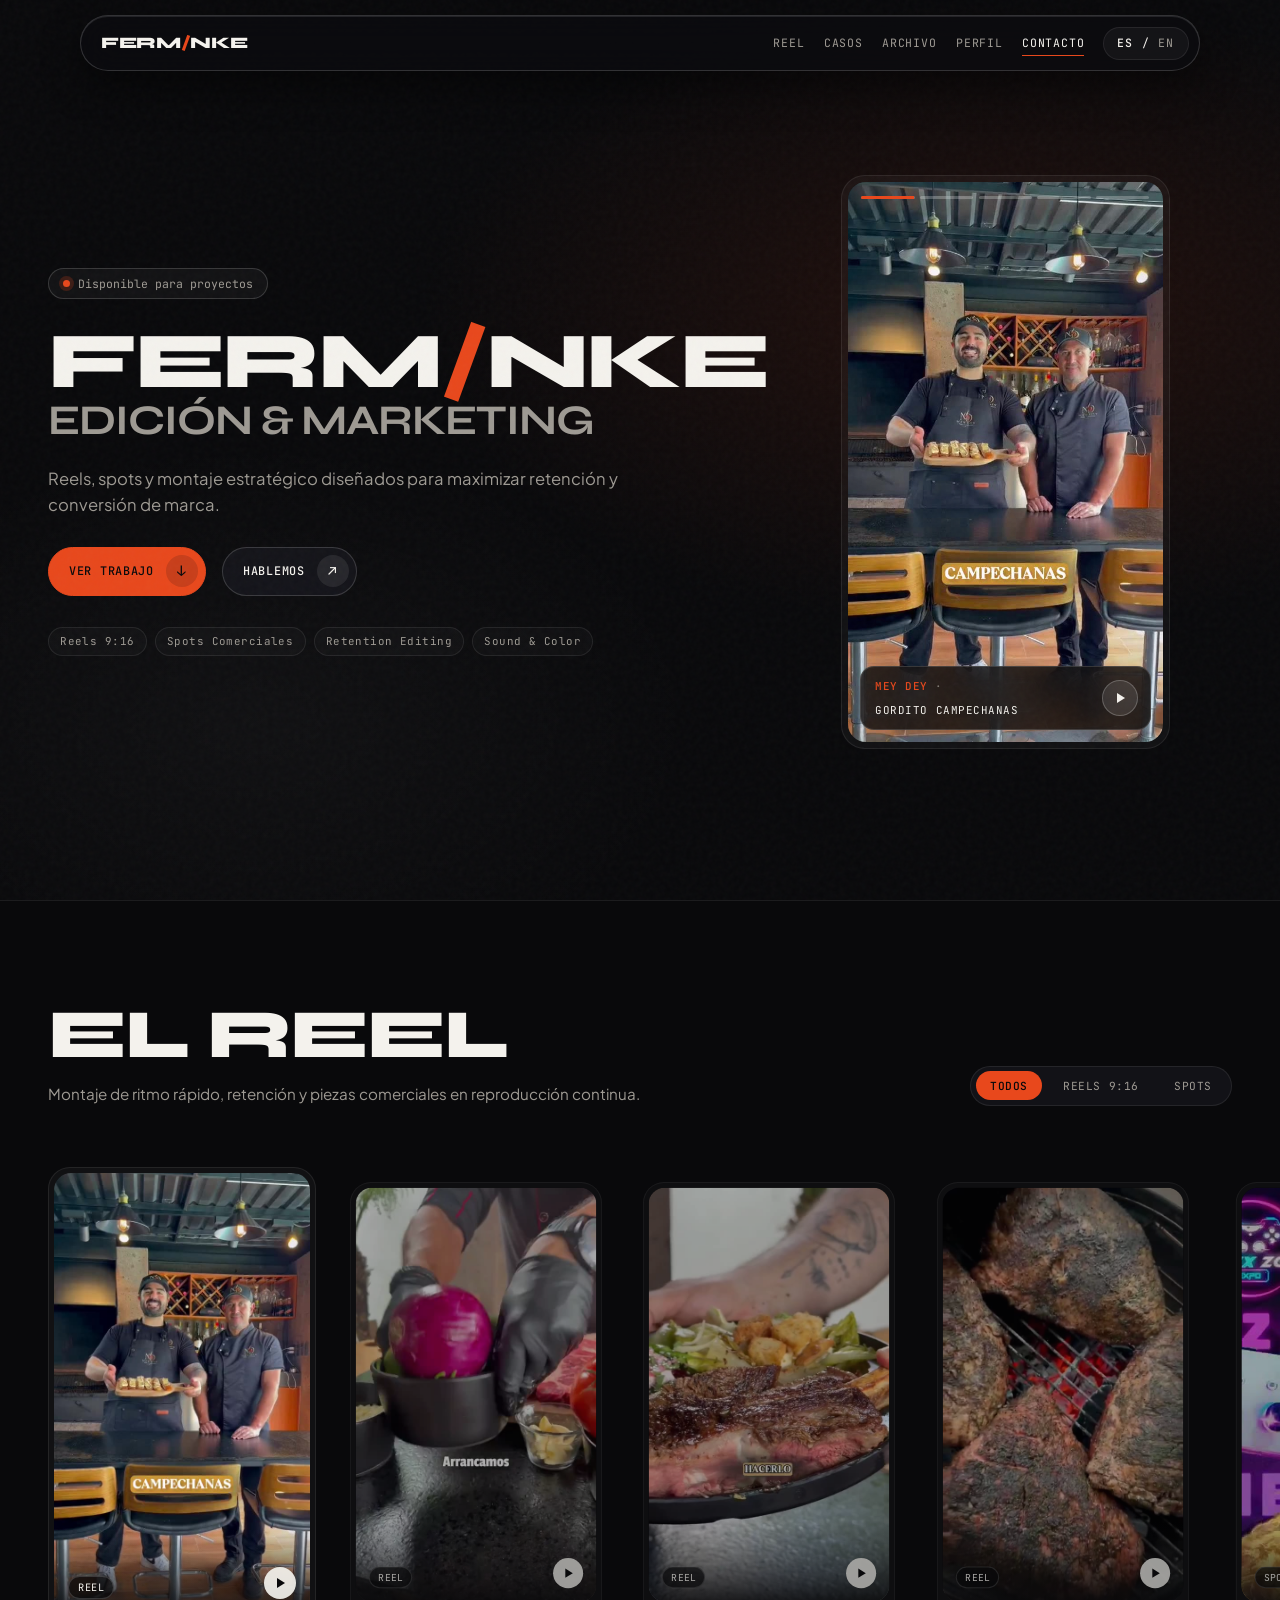
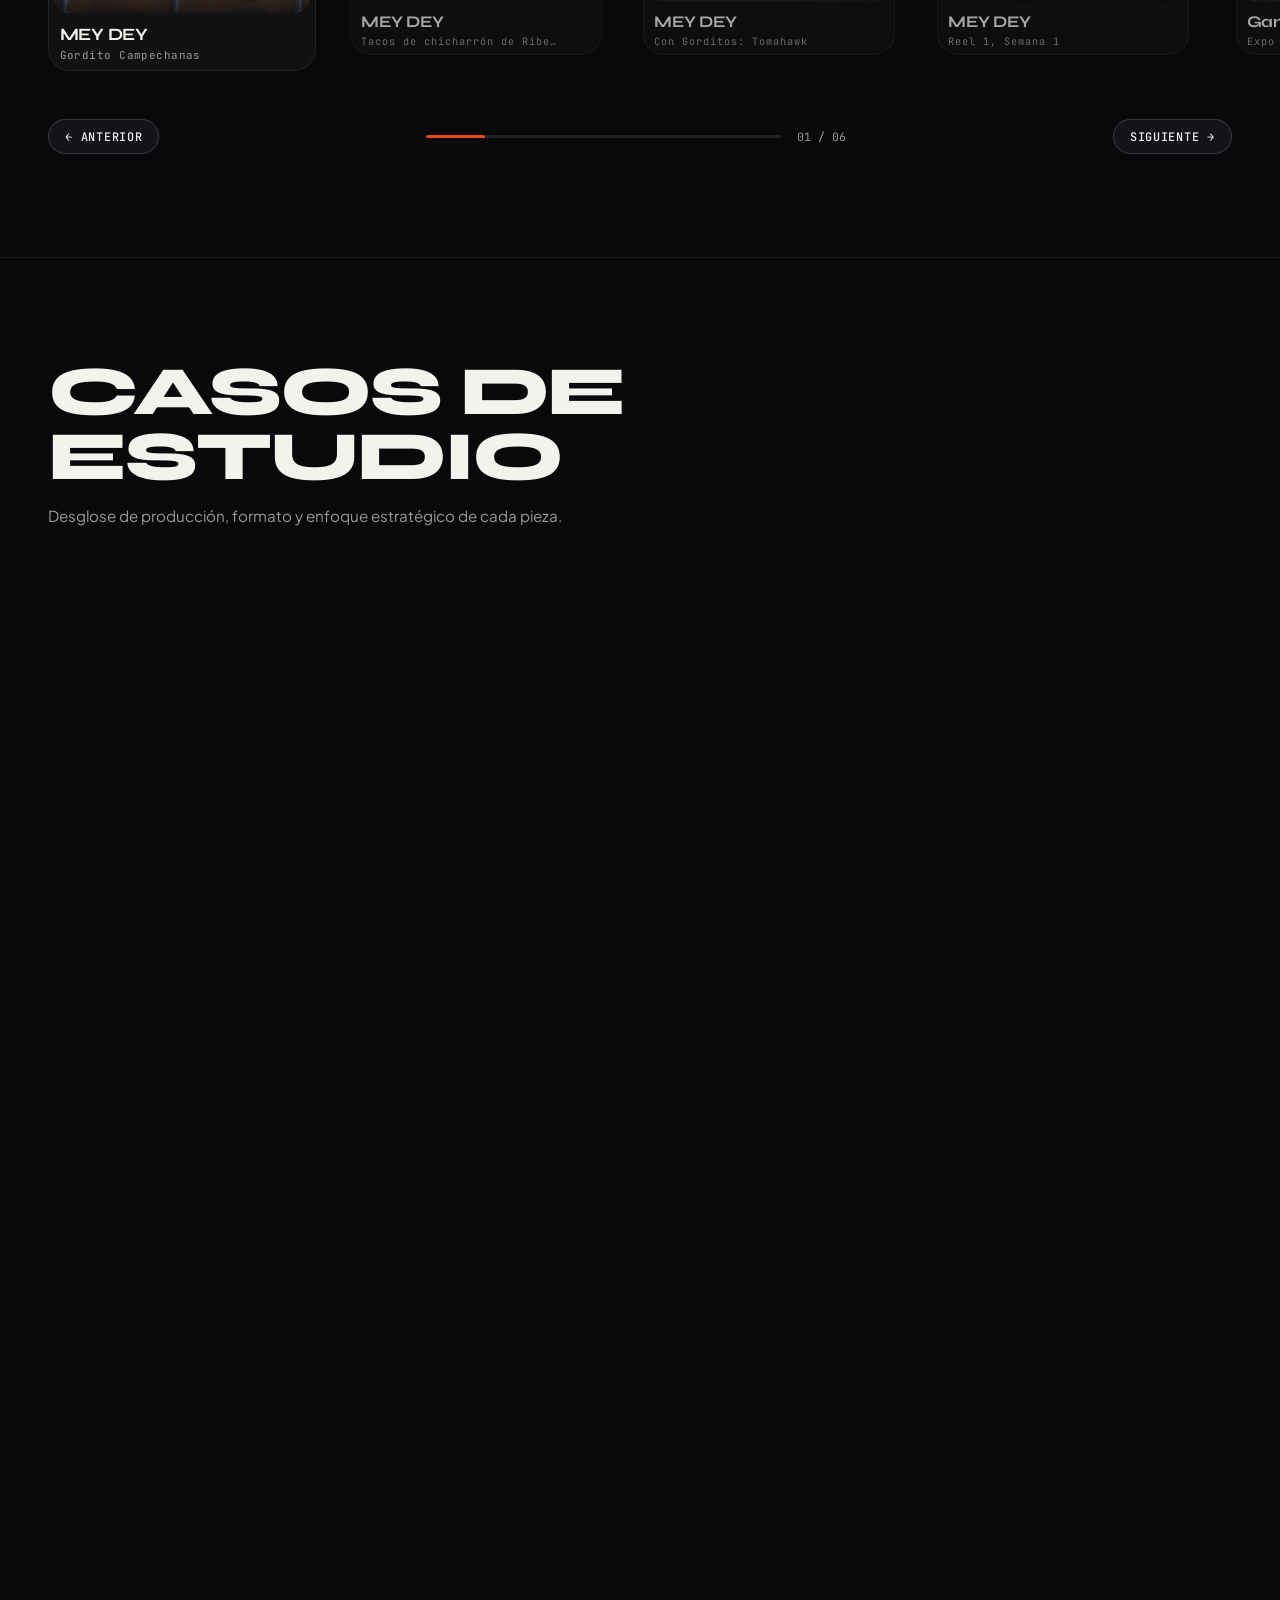
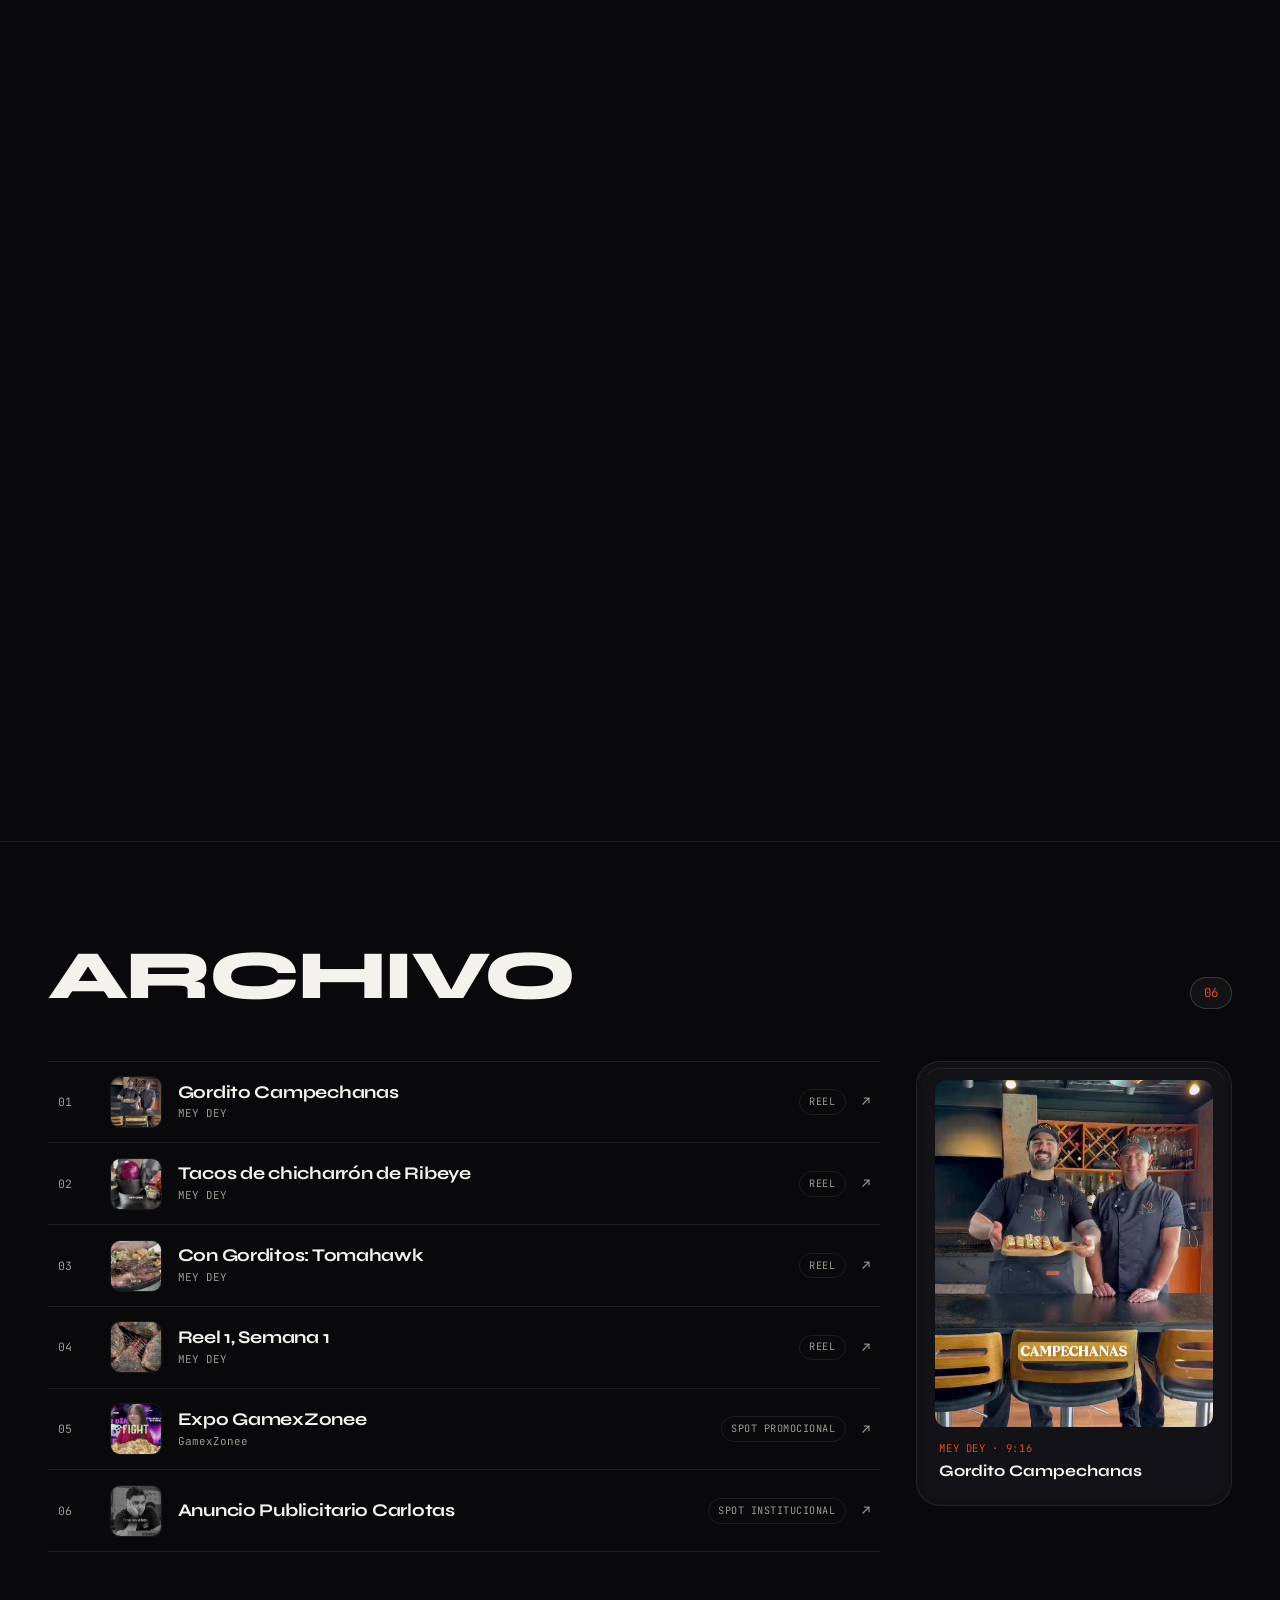
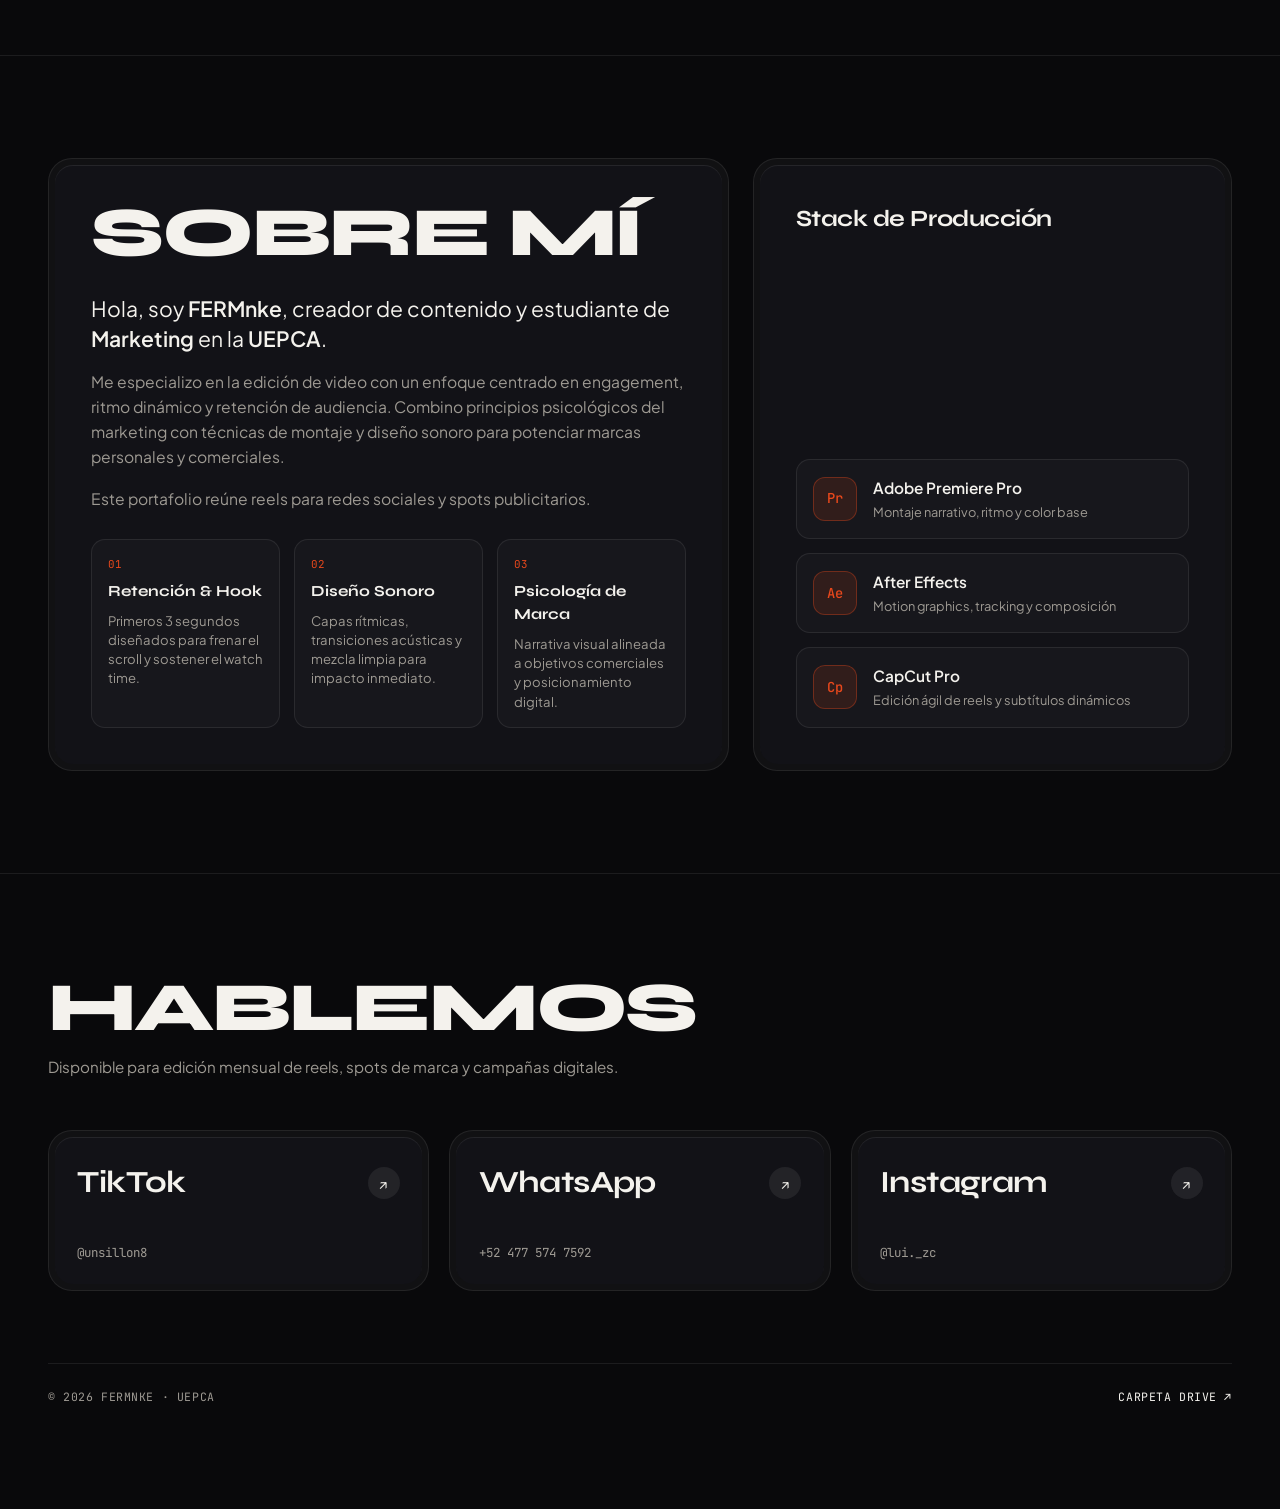
<file: index.html>
<!DOCTYPE html>
<html lang="es">

<head>
  <meta charset="UTF-8" />
  <meta name="viewport" content="width=device-width, initial-scale=1.0" />
  <title>FERMnke / Edición de video y marketing digital</title>
  <meta name="description" content="Portafolio de edición de video y marketing digital: reels, spots y contenido para marcas." />
  <meta property="og:type" content="website" />
  <meta property="og:site_name" content="FERMnke" />
  <meta property="og:title" content="FERMnke / Edición de video y marketing digital" />
  <meta property="og:description" content="Reels verticales, spots publicitarios y narrativa audiovisual optimizada para retención y marca." />
  <meta property="og:url" content="https://creative-marketing-portfolio-main.vercel.app/" />
  <meta property="og:image" content="https://creative-marketing-portfolio-main.vercel.app/assets/og-preview.jpg?v=20261113-4" />
  <meta property="og:image:width" content="1200" />
  <meta property="og:image:height" content="630" />
  <meta property="og:image:alt" content="Vista previa del portafolio FERMnke de edición de video y marketing digital" />
  <meta name="twitter:card" content="summary_large_image" />
  <meta name="twitter:title" content="FERMnke / Edición de video y marketing digital" />
  <meta name="twitter:description" content="Reels verticales, spots publicitarios y narrativa audiovisual optimizada para retención y marca." />
  <meta name="twitter:image" content="https://creative-marketing-portfolio-main.vercel.app/assets/og-preview.jpg?v=20261113-4" />
  <link rel="icon" href="data:image/svg+xml,%3Csvg xmlns='http://www.w3.org/2000/svg' viewBox='0 0 64 64'%3E%3Crect width='64' height='64' rx='14' fill='%2309090B'/%3E%3Ctext x='32' y='44' font-family='Arial Black,Arial' font-size='32' text-anchor='middle' fill='%23E8481C'%3EF%3C/text%3E%3C/svg%3E" />

  <link rel="preconnect" href="https://fonts.googleapis.com" />
  <link rel="preconnect" href="https://fonts.gstatic.com" crossorigin />
  <link
    href="https://fonts.googleapis.com/css2?family=JetBrains+Mono:wght@400;500&family=Plus+Jakarta+Sans:ital,wght@0,400;0,500;0,600;0,700;1,400&family=Syne:wght@600;700;800&display=swap"
    rel="stylesheet" />

  <link rel="stylesheet" href="assets/css/styles.css?v=20261113-3" />
</head>

<body data-palette="ink">
  <div class="ambient-grain" aria-hidden="true"></div>

  <header class="site-nav">
    <a class="nav-logo" href="#inicio">FERM<span class="nav-slash">/</span>NKE</a>

    <div class="nav-actions">
      <nav class="nav-links" aria-label="Principal">
        <a href="#reel" data-i18n="nav_reel">Reel</a>
        <a href="#casos" data-i18n="nav_cases">Casos</a>
        <a href="#indice" data-i18n="nav_index">Archivo</a>
        <a href="#perfil" data-i18n="nav_profile">Perfil</a>
        <a href="#contacto" data-i18n="nav_contact">Contacto</a>
      </nav>

      <div class="lang-switch" role="group" aria-label="Idioma / Language">
        <button type="button" data-lang="es" aria-pressed="true" aria-label="Español">ES</button>
        <span aria-hidden="true">/</span>
        <button type="button" data-lang="en" aria-pressed="false" aria-label="English">EN</button>
      </div>

      <button type="button" class="menu-btn" id="menuBtn" aria-expanded="false" aria-controls="menuOverlay" aria-label="Menú">
        <span class="menu-btn-bars" aria-hidden="true">
          <span class="menu-bar"></span>
          <span class="menu-bar"></span>
        </span>
        <span class="menu-btn-label" data-i18n="nav_menu">Menú</span>
      </button>
    </div>
  </header>

  <div class="menu-overlay" id="menuOverlay" hidden>
    <nav aria-label="Menú">
      <a href="#inicio" style="--stagger: 0" data-i18n="nav_home">Inicio</a>
      <a href="#reel" style="--stagger: 1" data-i18n="nav_reel">Reel</a>
      <a href="#casos" style="--stagger: 2" data-i18n="nav_cases">Casos</a>
      <a href="#indice" style="--stagger: 3" data-i18n="nav_index">Archivo</a>
      <a href="#perfil" style="--stagger: 4" data-i18n="nav_profile">Perfil</a>
      <a href="#contacto" style="--stagger: 5" data-i18n="nav_contact">Contacto</a>
    </nav>
  </div>

  <main>

    <section id="inicio" class="hero" aria-labelledby="heroTitle">
      <div class="section-inner hero-grid">
        <div class="hero-left">
          <div class="hero-badge">
            <span class="status-dot" aria-hidden="true"></span>
            <span data-i18n="hero_badge">Disponible para proyectos</span>
          </div>

          <h1 class="hero-wordmark" id="heroTitle">
            <span class="line">FERM<span class="accent-slash">/</span>NKE</span>
            <span class="line hero-subdisplay" data-i18n="hero_display">EDICIÓN &amp; MARKETING</span>
          </h1>

          <p class="hero-tagline" data-i18n="hero_tagline">
            Reels, spots y montaje estratégico diseñados para maximizar retención y conversión de marca.
          </p>

          <div class="hero-links">
            <a class="btn-primary" href="#reel">
              <span data-i18n="hero_work">Ver trabajo</span>
              <span class="btn-circle" aria-hidden="true">↓</span>
            </a>
            <a class="btn-glass" href="#contacto">
              <span data-i18n="hero_contact">Hablemos</span>
              <span class="btn-circle" aria-hidden="true">↗</span>
            </a>
          </div>

          <ul class="hero-pills" aria-label="Especialidades">
            <li data-i18n="pill_reels">Reels 9:16</li>
            <li data-i18n="pill_spots">Spots Comerciales</li>
            <li data-i18n="pill_retention">Retention Editing</li>
            <li data-i18n="pill_sound">Sound &amp; Color</li>
          </ul>
        </div>

        <div class="hero-right">
          <div class="hero-monitor-shell bezel-shell spotlight-card">
            <div class="hero-monitor-core bezel-core">
              <div class="hero-ambient" id="heroAmbient" aria-hidden="true"></div>
              <div class="hero-progress" id="heroProgress" role="tablist" aria-label="Selector de reel destacado"></div>
              <div class="hero-stage" id="heroStage" aria-hidden="true"></div>
              <div class="hero-caption">
                <div class="hero-caption-text">
                  <span id="heroClient"></span>
                  <span class="hero-sep" id="heroSep" aria-hidden="true">·</span>
                  <span id="heroTitleLabel"></span>
                </div>
                <button type="button" class="hero-play-btn" id="heroPlayBtn" aria-label="Reproducir video completo">
                  <span class="play-triangle" aria-hidden="true"></span>
                </button>
              </div>
            </div>
          </div>
        </div>
      </div>
    </section>

    <section id="reel" class="section-band" aria-labelledby="reelTitle">
      <div class="section-inner">
        <div class="section-head reveal">
          <div class="section-head-copy">
            <h2 class="display" id="reelTitle" data-i18n="reel_title">EL REEL</h2>
            <p class="section-subtitle" data-i18n="reel_subtitle">
              Montaje de ritmo rápido, retención y piezas comerciales en reproducción continua.
            </p>
          </div>

          <div class="reel-filters" id="reelFilters" role="group" aria-label="Filtrar por formato" data-i18n-aria="filter_region">
            <button type="button" class="filter-pill is-active" data-filter="all" aria-pressed="true" data-i18n="filter_all">Todos</button>
            <button type="button" class="filter-pill" data-filter="vertical" aria-pressed="false" data-i18n="filter_vertical">Reels 9:16</button>
            <button type="button" class="filter-pill" data-filter="horizontal" aria-pressed="false" data-i18n="filter_horizontal">Spots</button>
          </div>
        </div>

        <div class="reel-viewport">
          <div class="reel-track" id="reelTrack" tabindex="0" role="region" aria-label="Carrusel de videos"
            data-i18n-aria="reel_region">
          </div>
        </div>

        <div class="reel-controls" id="reelControls">
          <button type="button" class="btn-glass reel-nav-btn" id="reelPrev">
            <span aria-hidden="true">←</span>
            <span data-i18n="reel_prev">Anterior</span>
          </button>

          <div class="reel-progress-wrap" aria-hidden="true">
            <div class="reel-progress-track">
              <div class="reel-progress-fill" id="reelProgressFill"></div>
            </div>
            <span class="reel-counter" id="reelCounter">01 / 06</span>
          </div>

          <button type="button" class="btn-glass reel-nav-btn" id="reelNext">
            <span data-i18n="reel_next">Siguiente</span>
            <span aria-hidden="true">→</span>
          </button>
        </div>
      </div>
    </section>

    <section id="casos" class="section-band" aria-labelledby="casosTitle">
      <div class="section-inner">
        <div class="section-head reveal">
          <div class="section-head-copy">
            <h2 class="display" id="casosTitle" data-i18n="cases_title">CASOS DE ESTUDIO</h2>
            <p class="section-subtitle" data-i18n="cases_subtitle">
              Desglose de producción, formato y enfoque estratégico de cada pieza.
            </p>
          </div>
        </div>

        <div class="cases-bento" id="casesList"></div>

        <div class="cases-toggle-wrap" id="casesToggleWrap" hidden>
          <button type="button" class="btn-glass" id="casesToggleBtn" data-i18n="cases_show_all">
            Ver todos los casos
          </button>
        </div>
      </div>
    </section>

    <section id="indice" class="section-band" aria-labelledby="indiceTitle">
      <div class="section-inner">
        <div class="section-head reveal">
          <div class="section-head-copy">
            <h2 class="display" id="indiceTitle" data-i18n="index_title">ARCHIVO</h2>
          </div>
          <span class="index-count-badge" id="indexCount">00</span>
        </div>

        <div class="index-layout">
          <div class="index-list" id="indexList" role="list" aria-label="Índice de proyectos"
            data-i18n-aria="index_region"></div>

          <aside class="index-preview bezel-shell" id="indexPreview" aria-hidden="true">
            <div class="bezel-core index-preview-core">
              <div class="index-preview-media">
                <img id="indexPreviewImg" alt="" />
              </div>
              <div class="index-preview-meta">
                <span id="indexPreviewClient"></span>
                <strong id="indexPreviewTitle"></strong>
              </div>
            </div>
          </aside>
        </div>
      </div>
    </section>

    <section id="perfil" class="section-band" aria-labelledby="perfilTitle">
      <div class="section-inner">
        <div class="profile-bento">
          <div class="profile-main-card bezel-shell spotlight-card reveal">
            <div class="bezel-core profile-main-core">
              <h2 class="display" id="perfilTitle" data-i18n="profile_title">SOBRE MÍ</h2>

              <div class="profile-copy">
                <p class="lede" data-i18n="about_p1" data-i18n-html="true">Hola, soy <strong>FERMnke</strong>, creador de
                  contenido y estudiante de <strong>Marketing</strong> en la <strong>UEPCA</strong>.</p>
                <p data-i18n="about_p2">Me especializo en la edición de video con un enfoque centrado en engagement, ritmo
                  dinámico y retención de audiencia. Combino principios psicológicos del marketing con técnicas de montaje y
                  diseño sonoro para potenciar marcas personales y comerciales.</p>
                <p data-i18n="about_p3">Este portafolio reúne reels para redes sociales y spots publicitarios.</p>
              </div>

              <div class="methodology-grid">
                <article class="method-item">
                  <span class="method-index">01</span>
                  <h3 data-i18n="method_1_title">Retención &amp; Hook</h3>
                  <p data-i18n="method_1_desc">Primeros 3 segundos diseñados para frenar el scroll y sostener el watch time.</p>
                </article>
                <article class="method-item">
                  <span class="method-index">02</span>
                  <h3 data-i18n="method_2_title">Diseño Sonoro</h3>
                  <p data-i18n="method_2_desc">Capas rítmicas, transiciones acústicas y mezcla limpia para impacto inmediato.</p>
                </article>
                <article class="method-item">
                  <span class="method-index">03</span>
                  <h3 data-i18n="method_3_title">Psicología de Marca</h3>
                  <p data-i18n="method_3_desc">Narrativa visual alineada a objetivos comerciales y posicionamiento digital.</p>
                </article>
              </div>
            </div>
          </div>

          <div class="profile-stack-card bezel-shell spotlight-card reveal">
            <div class="bezel-core profile-stack-core">
              <h3 class="tools-title" data-i18n="tools_title">Stack de Producción</h3>
              <ul class="tools-list">
                <li class="tool-item">
                  <span class="tool-badge">Pr</span>
                  <div class="tool-meta">
                    <strong>Adobe Premiere Pro</strong>
                    <span data-i18n="tool_pr_role">Montaje narrativo, ritmo y color base</span>
                  </div>
                </li>
                <li class="tool-item">
                  <span class="tool-badge">Ae</span>
                  <div class="tool-meta">
                    <strong>After Effects</strong>
                    <span data-i18n="tool_ae_role">Motion graphics, tracking y composición</span>
                  </div>
                </li>
                <li class="tool-item">
                  <span class="tool-badge">Cp</span>
                  <div class="tool-meta">
                    <strong>CapCut Pro</strong>
                    <span data-i18n="tool_cp_role">Edición ágil de reels y subtítulos dinámicos</span>
                  </div>
                </li>
              </ul>
            </div>
          </div>
        </div>
      </div>
    </section>

    <section id="contacto" class="section-band" aria-labelledby="contactoTitle">
      <div class="section-inner">
        <div class="section-head reveal">
          <div class="section-head-copy">
            <h2 class="display" id="contactoTitle" data-i18n="contact_title">HABLEMOS</h2>
            <p class="section-subtitle" data-i18n="contact_subtitle">
              Disponible para edición mensual de reels, spots de marca y campañas digitales.
            </p>
          </div>
        </div>

        <div class="contact-links">
          <a class="contact-card bezel-shell spotlight-card reveal" href="https://www.tiktok.com/@unsillon8" target="_blank"
            rel="noopener noreferrer">
            <div class="bezel-core contact-card-core">
              <div class="contact-card-top">
                <span class="contact-platform">TikTok</span>
                <span class="btn-circle" aria-hidden="true">↗</span>
              </div>
              <span class="contact-handle">@unsillon8</span>
            </div>
          </a>

          <a class="contact-card bezel-shell spotlight-card reveal" href="https://wa.me/5214775747592" target="_blank"
            rel="noopener noreferrer">
            <div class="bezel-core contact-card-core">
              <div class="contact-card-top">
                <span class="contact-platform">WhatsApp</span>
                <span class="btn-circle" aria-hidden="true">↗</span>
              </div>
              <span class="contact-handle">+52 477 574 7592</span>
            </div>
          </a>

          <a class="contact-card bezel-shell spotlight-card reveal" href="https://www.instagram.com/lui._zc" target="_blank"
            rel="noopener noreferrer">
            <div class="bezel-core contact-card-core">
              <div class="contact-card-top">
                <span class="contact-platform">Instagram</span>
                <span class="btn-circle" aria-hidden="true">↗</span>
              </div>
              <span class="contact-handle">@lui._zc</span>
            </div>
          </a>
        </div>

        <footer class="footer">
          <span data-i18n="footer_text">© 2026 FERMnke · UEPCA</span>
          <a class="footer-drive-link" href="https://drive.google.com/drive/folders/1ydixa37LrvgI_I5NX1gF9aGJPm3SkaNG"
            target="_blank" rel="noopener noreferrer" data-i18n="footer_drive">
            Carpeta Drive ↗
          </a>
        </footer>
      </div>
    </section>

  </main>

  <dialog class="video-modal" id="videoModal" aria-labelledby="modalTitle">
    <div class="modal-shell bezel-shell">
      <div class="modal-inner bezel-core">
        <div class="modal-bar">
          <span id="modalTitle"></span>
          <div class="modal-bar-actions">
            <a id="modalDrive" href="#" target="_blank" rel="noopener noreferrer" data-i18n="modal_drive">Ver en Drive ↗</a>
            <button type="button" id="modalPrev" data-i18n="modal_prev">Anterior</button>
            <button type="button" id="modalNext" data-i18n="modal_next">Siguiente</button>
            <button type="button" id="modalClose" data-i18n="modal_close">Cerrar</button>
          </div>
        </div>
        <div class="modal-frame" id="modalFrame"></div>
      </div>
    </div>
  </dialog>

  <script src="assets/js/main.js?v=20261113-3"></script>
</body>

</html>
</file>
<file: assets/css/styles.css>
/* =========================================================
   FERMnke / Dark Cinema & 21st.dev Interactive Architecture
   ========================================================= */

:root {
  --bg: #09090B;
  --surface-shell: rgba(255, 255, 255, 0.035);
  --surface-core: #121217;
  --surface-elevated: #18181F;
  --border-subtle: rgba(255, 255, 255, 0.08);
  --border-highlight: rgba(255, 255, 255, 0.16);
  --fg: #F4F2ED;
  --fg-muted: #9E9A93;
  --ember: #E8481C;
  --ember-soft: rgba(232, 72, 28, 0.14);

  --gutter: clamp(1rem, 4vw, 3rem);
  --container-max: 1380px;
  --radius-shell: 24px;
  --radius-core: 18px;
  --radius-pill: 999px;

  --font-display: 'Syne', sans-serif;
  --font-sans: 'Plus Jakarta Sans', -apple-system, BlinkMacSystemFont, sans-serif;
  --font-mono: 'JetBrains Mono', ui-monospace, SFMono-Regular, Menlo, monospace;

  --ease-spring: cubic-bezier(0.16, 1, 0.3, 1);
  --ease-fluid: cubic-bezier(0.32, 0.72, 0, 1);
}

*,
*::before,
*::after {
  box-sizing: border-box;
}

html {
  background: var(--bg);
  scroll-behavior: smooth;
  -webkit-text-size-adjust: 100%;
}

body {
  margin: 0;
  background-color: var(--bg);
  color: var(--fg);
  font-family: var(--font-sans);
  font-size: 1rem;
  line-height: 1.55;
  overflow-x: clip;
  -webkit-font-smoothing: antialiased;
}

img,
video {
  max-width: 100%;
}

a {
  color: inherit;
}

button {
  font-family: inherit;
}

[hidden] {
  display: none !important;
}

:focus-visible {
  outline: 2px solid var(--ember);
  outline-offset: 3px;
}

::selection {
  background: var(--ember);
  color: var(--fg);
}

/* ---------------------------------------------------------
   Ambient Grain Overlay (GPU-safe fixed layer)
   --------------------------------------------------------- */

.ambient-grain {
  position: fixed;
  inset: 0;
  z-index: 60;
  pointer-events: none;
  opacity: 0.032;
  background-image: url("data:image/svg+xml,%3Csvg viewBox='0 0 200 200' xmlns='http://www.w3.org/2000/svg'%3E%3Cfilter id='n'%3E%3CfeTurbulence type='fractalNoise' baseFrequency='0.85' numOctaves='3' stitchTiles='stitch'/%3E%3C/filter%3E%3Crect width='100%25' height='100%25' filter='url(%23n)'/%3E%3C/svg%3E");
}

/* ---------------------------------------------------------
   Double-Bezel & 21st.dev Spotlight Card Primitives
   --------------------------------------------------------- */

.bezel-shell {
  position: relative;
  padding: 6px;
  border-radius: var(--radius-shell);
  background: var(--surface-shell);
  border: 1px solid var(--border-subtle);
  transition: border-color 350ms var(--ease-fluid), transform 450ms var(--ease-spring);
}

.bezel-core {
  position: relative;
  z-index: 1;
  border-radius: var(--radius-core);
  background: var(--surface-core);
  box-shadow: inset 0 1px 0 rgba(255, 255, 255, 0.08);
  overflow: hidden;
}

.spotlight-card::before {
  content: '';
  position: absolute;
  inset: 0;
  border-radius: inherit;
  background: radial-gradient(
    520px circle at var(--mouse-x, 50%) var(--mouse-y, 50%),
    var(--ember-soft),
    transparent 45%
  );
  opacity: 0;
  transition: opacity 350ms var(--ease-fluid);
  pointer-events: none;
  z-index: 0;
}

.spotlight-card:hover {
  border-color: var(--border-highlight);
}

.spotlight-card:hover::before {
  opacity: 1;
}

/* ---------------------------------------------------------
   Shared Buttons & Interactive Controls
   --------------------------------------------------------- */

.btn-primary,
.btn-glass {
  display: inline-flex;
  align-items: center;
  gap: 0.75rem;
  padding: 0.45rem 0.45rem 0.45rem 1.25rem;
  border-radius: var(--radius-pill);
  font-family: var(--font-mono);
  font-size: 0.74rem;
  font-weight: 500;
  letter-spacing: 0.06em;
  text-transform: uppercase;
  text-decoration: none;
  white-space: nowrap;
  cursor: pointer;
  transition:
    transform 320ms var(--ease-spring),
    background-color 300ms var(--ease-fluid),
    border-color 300ms var(--ease-fluid),
    color 300ms var(--ease-fluid);
}

.btn-primary {
  border: 1px solid var(--ember);
  background: var(--ember);
  color: #09090B;
}

.btn-glass {
  border: 1px solid var(--border-highlight);
  background: rgba(24, 24, 31, 0.72);
  color: var(--fg);
}

.btn-circle {
  display: inline-flex;
  align-items: center;
  justify-content: center;
  width: 2rem;
  height: 2rem;
  border-radius: 50%;
  font-size: 0.9rem;
  line-height: 1;
  transition: transform 350ms var(--ease-spring);
}

.btn-primary .btn-circle {
  background: rgba(9, 9, 11, 0.14);
  color: #09090B;
}

.btn-glass .btn-circle {
  background: rgba(255, 255, 255, 0.08);
  color: var(--fg);
}

.btn-primary:hover .btn-circle,
.btn-glass:hover .btn-circle,
.contact-card:hover .btn-circle {
  transform: translate(2px, -1px) scale(1.06);
}

.btn-primary:active,
.btn-glass:active,
.filter-pill:active,
.case-open:active {
  transform: scale(0.98);
}

.btn-glass:hover,
.btn-glass:focus-visible {
  border-color: var(--fg);
  background: rgba(255, 255, 255, 0.1);
}

.btn-primary:hover,
.btn-primary:focus-visible {
  background: #f55a2f;
  border-color: #f55a2f;
}

/* ---------------------------------------------------------
   Floating Island Navigation
   --------------------------------------------------------- */

.site-nav {
  position: fixed;
  top: 0.95rem;
  left: 50%;
  transform: translateX(-50%);
  z-index: 100;
  display: flex;
  align-items: center;
  justify-content: space-between;
  gap: 1rem;
  width: min(calc(100% - 1.5rem), 1120px);
  height: 56px;
  max-height: 64px;
  padding: 0.5rem 0.65rem 0.5rem 1.25rem;
  border-radius: var(--radius-pill);
  border: 1px solid var(--border-highlight);
  background: rgba(12, 12, 16, 0.72);
  backdrop-filter: blur(18px) saturate(160%);
  -webkit-backdrop-filter: blur(18px) saturate(160%);
  box-shadow:
    inset 0 1px 0 rgba(255, 255, 255, 0.1),
    0 16px 40px rgba(0, 0, 0, 0.45);
  font-family: var(--font-mono);
  font-size: 0.72rem;
  letter-spacing: 0.07em;
  text-transform: uppercase;
}

.site-nav a {
  text-decoration: none;
}

.nav-logo {
  font-family: var(--font-display);
  font-size: 1rem;
  font-weight: 800;
  letter-spacing: -0.02em;
  text-transform: uppercase;
  line-height: 1;
  white-space: nowrap;
}

.nav-slash,
.accent-slash {
  color: var(--ember);
}

.nav-actions {
  display: flex;
  align-items: center;
  gap: 1.15rem;
}

.nav-links {
  display: flex;
  align-items: center;
  gap: 1.2rem;
}

.nav-links a {
  position: relative;
  color: var(--fg-muted);
  transition: color 250ms var(--ease-fluid);
}

.nav-links a:hover,
.nav-links a:focus-visible,
.nav-links a.is-active {
  color: var(--fg);
}

.nav-links a::after {
  content: '';
  position: absolute;
  left: 0;
  right: 0;
  bottom: -0.3em;
  height: 1px;
  background: var(--ember);
  transform: scaleX(0);
  transform-origin: left;
  transition: transform 280ms var(--ease-spring);
}

.nav-links a:hover::after,
.nav-links a:focus-visible::after,
.nav-links a.is-active::after {
  transform: scaleX(1);
}

.lang-switch {
  display: inline-flex;
  align-items: center;
  gap: 0.25rem;
  padding: 0.25rem 0.55rem;
  border-radius: var(--radius-pill);
  border: 1px solid var(--border-subtle);
  background: rgba(255, 255, 255, 0.04);
}

.lang-switch button {
  padding: 0.15rem 0.3rem;
  border: 0;
  background: none;
  color: var(--fg-muted);
  font: inherit;
  letter-spacing: inherit;
  cursor: pointer;
  transition: color 220ms ease;
}

.lang-switch button[aria-pressed='true'] {
  color: var(--fg);
  font-weight: 500;
}

.menu-btn {
  display: none;
  align-items: center;
  gap: 0.55rem;
  padding: 0.45rem 0.85rem;
  border: 1px solid var(--border-highlight);
  border-radius: var(--radius-pill);
  background: rgba(255, 255, 255, 0.06);
  color: var(--fg);
  font: inherit;
  letter-spacing: inherit;
  text-transform: uppercase;
  cursor: pointer;
}

.menu-btn-bars {
  position: relative;
  display: inline-flex;
  flex-direction: column;
  justify-content: center;
  width: 14px;
  height: 12px;
}

.menu-bar {
  position: absolute;
  left: 0;
  width: 14px;
  height: 1.5px;
  background: currentColor;
  transition: transform 360ms var(--ease-spring);
}

.menu-bar:first-child {
  transform: translateY(-3px);
}

.menu-bar:last-child {
  transform: translateY(3px);
}

.menu-btn[aria-expanded='true'] .menu-bar:first-child {
  transform: translateY(0) rotate(45deg);
}

.menu-btn[aria-expanded='true'] .menu-bar:last-child {
  transform: translateY(0) rotate(-45deg);
}

.menu-overlay {
  position: fixed;
  inset: 0;
  z-index: 90;
  display: flex;
  align-items: center;
  padding: 6rem var(--gutter) var(--gutter);
  background: rgba(9, 9, 11, 0.92);
  backdrop-filter: blur(28px);
  -webkit-backdrop-filter: blur(28px);
  color: var(--fg);
}

.menu-overlay nav {
  display: flex;
  flex-direction: column;
  gap: 0.5rem;
  width: 100%;
}

.menu-overlay a {
  font-family: var(--font-display);
  font-size: clamp(2.2rem, 11vw, 5.2rem);
  font-weight: 800;
  line-height: 0.95;
  letter-spacing: -0.03em;
  text-transform: uppercase;
  text-decoration: none;
  opacity: 0;
  transform: translateY(24px);
  animation: menuReveal 480ms var(--ease-spring) forwards;
  animation-delay: calc(var(--stagger, 0) * 55ms);
}

@keyframes menuReveal {
  to {
    opacity: 1;
    transform: translateY(0);
  }
}

.menu-overlay a:hover,
.menu-overlay a:focus-visible {
  color: var(--ember);
}

body.menu-open {
  overflow: hidden;
}

/* ---------------------------------------------------------
   Layout Containers & Section Headers
   --------------------------------------------------------- */

main {
  display: block;
}

.section-inner {
  width: 100%;
  max-width: var(--container-max);
  margin-inline: auto;
}

.section-band {
  padding: clamp(4.5rem, 8vw, 7.5rem) var(--gutter);
  border-top: 1px solid var(--border-subtle);
  scroll-margin-top: 4.5rem;
}

.section-head {
  display: flex;
  flex-wrap: wrap;
  align-items: flex-end;
  justify-content: space-between;
  gap: 1.25rem 2rem;
  margin-bottom: clamp(2rem, 4vw, 3.25rem);
}

.section-head-copy {
  max-width: 65ch;
}

.display {
  margin: 0;
  font-family: var(--font-display);
  font-size: clamp(2.4rem, 5.4vw, 4.6rem);
  font-weight: 800;
  line-height: 0.94;
  letter-spacing: -0.03em;
  text-transform: uppercase;
}

.section-subtitle {
  margin: 0.85rem 0 0;
  max-width: 56ch;
  color: var(--fg-muted);
  font-size: clamp(0.95rem, 1.15vw, 1.08rem);
  line-height: 1.55;
}

/* Scroll reveal animation (progressive enhancement when js-ready is present) */
.reveal {
  opacity: 1;
  transform: none;
  transition:
    opacity 680ms var(--ease-spring),
    transform 680ms var(--ease-spring);
}

html.js-ready .reveal:not(.is-visible) {
  opacity: 0;
  transform: translateY(22px);
}

html.js-ready .reveal.is-visible {
  opacity: 1;
  transform: translateY(0);
}

/* ---------------------------------------------------------
   Hero Section
   --------------------------------------------------------- */

.hero {
  position: relative;
  min-height: 100dvh;
  display: flex;
  align-items: center;
  padding: 5.5rem var(--gutter) clamp(2.5rem, 5vw, 4rem);
  background:
    radial-gradient(ellipse 65% 50% at 78% 35%, rgba(232, 72, 28, 0.11), transparent 70%),
    radial-gradient(ellipse 50% 45% at 20% 80%, rgba(255, 255, 255, 0.03), transparent 70%);
}

.hero-grid {
  display: grid;
  grid-template-columns: minmax(0, 1.25fr) minmax(0, 0.85fr);
  gap: clamp(2rem, 5vw, 4.5rem);
  align-items: center;
}

.hero-left {
  display: flex;
  flex-direction: column;
  align-items: flex-start;
  gap: clamp(1.15rem, 2vw, 1.65rem);
}

.hero-badge {
  display: inline-flex;
  align-items: center;
  gap: 0.55rem;
  padding: 0.35rem 0.85rem;
  border-radius: var(--radius-pill);
  border: 1px solid var(--border-highlight);
  background: rgba(255, 255, 255, 0.04);
  font-family: var(--font-mono);
  font-size: 0.72rem;
  color: var(--fg-muted);
}

.status-dot {
  width: 7px;
  height: 7px;
  border-radius: 50%;
  background: var(--ember);
  box-shadow: 0 0 0 4px rgba(232, 72, 28, 0.2);
}

.hero-wordmark {
  margin: 0;
  font-family: var(--font-display);
  font-size: clamp(2.75rem, 6.2vw, 5.75rem);
  font-weight: 800;
  line-height: 0.92;
  letter-spacing: -0.035em;
  text-transform: uppercase;
}

.hero-wordmark .line {
  display: block;
}

.hero-subdisplay {
  color: var(--fg-muted);
  font-size: clamp(1.65rem, 3.3vw, 3.1rem);
  font-weight: 700;
  letter-spacing: -0.025em;
  margin-top: 0.25rem;
}

.hero-tagline {
  max-width: 48ch;
  margin: 0;
  color: var(--fg-muted);
  font-size: clamp(1rem, 1.3vw, 1.2rem);
  line-height: 1.55;
}

.hero-links {
  display: flex;
  flex-wrap: wrap;
  gap: 0.85rem 1rem;
  margin-top: 0.25rem;
}

.hero-pills {
  display: flex;
  flex-wrap: wrap;
  gap: 0.5rem;
  margin: 0.35rem 0 0;
  padding: 0;
  list-style: none;
}

.hero-pills li {
  padding: 0.32rem 0.7rem;
  border-radius: var(--radius-pill);
  border: 1px solid var(--border-subtle);
  background: rgba(255, 255, 255, 0.025);
  color: var(--fg-muted);
  font-family: var(--font-mono);
  font-size: 0.68rem;
  letter-spacing: 0.04em;
}

/* Hero Double-Bezel Studio Monitor */
.hero-right {
  display: flex;
  justify-content: center;
  align-items: center;
}

.hero-monitor-shell {
  width: fit-content;
  max-width: 100%;
}

.hero-monitor-core {
  position: relative;
  height: clamp(440px, 64dvh, 560px);
  width: auto;
  aspect-ratio: 9 / 16;
  margin-inline: auto;
  background: #050507;
}

.hero-ambient {
  position: absolute;
  inset: -12%;
  z-index: 0;
  background-size: cover;
  background-position: center;
  filter: blur(40px) saturate(1.4);
  opacity: 0.26;
  transition: background-image 600ms ease;
  pointer-events: none;
}

.hero-progress {
  position: absolute;
  top: 0.85rem;
  left: 0.85rem;
  right: 0.85rem;
  z-index: 4;
  display: flex;
  gap: 0.35rem;
}

.hero-progress-seg {
  position: relative;
  flex: 1 1 0;
  height: 3px;
  padding: 0;
  border: 0;
  border-radius: 999px;
  background: rgba(255, 255, 255, 0.24);
  cursor: pointer;
  overflow: hidden;
}

.hero-progress-fill {
  display: block;
  width: 100%;
  height: 100%;
  background: var(--fg);
  transform: scaleX(0);
  transform-origin: left;
}

.hero-progress-seg.is-past .hero-progress-fill {
  transform: scaleX(1);
}

.hero-progress-seg.is-active .hero-progress-fill {
  background: var(--ember);
  animation: heroStoryFill 5000ms linear forwards;
}

@keyframes heroStoryFill {
  from {
    transform: scaleX(0);
  }
  to {
    transform: scaleX(1);
  }
}

.hero-stage {
  position: absolute;
  inset: 0;
  z-index: 1;
}

.hero-layer {
  position: absolute;
  inset: 0;
  opacity: 0;
  transition: opacity 750ms var(--ease-fluid);
}

.hero-layer.is-active {
  opacity: 1;
}

.hero-layer video,
.hero-layer img {
  display: block;
  width: 100%;
  height: 100%;
  object-fit: cover;
}

.hero-caption {
  position: absolute;
  left: 0.75rem;
  right: 0.75rem;
  bottom: 0.75rem;
  z-index: 4;
  display: flex;
  align-items: center;
  justify-content: space-between;
  gap: 0.75rem;
  padding: 0.65rem 0.75rem 0.65rem 0.9rem;
  border-radius: 14px;
  border: 1px solid rgba(255, 255, 255, 0.14);
  background: rgba(9, 9, 11, 0.78);
  backdrop-filter: blur(14px);
  -webkit-backdrop-filter: blur(14px);
}

.hero-caption-text {
  display: flex;
  flex-wrap: wrap;
  align-items: center;
  gap: 0.45rem;
  min-width: 0;
  font-family: var(--font-mono);
  font-size: 0.68rem;
  letter-spacing: 0.05em;
  text-transform: uppercase;
  color: var(--fg);
}

#heroClient {
  color: var(--ember);
  font-weight: 500;
}

#heroTitleLabel {
  overflow: hidden;
  text-overflow: ellipsis;
  white-space: nowrap;
}

.hero-sep {
  opacity: 0.45;
}

.hero-play-btn {
  flex: 0 0 auto;
  display: inline-flex;
  align-items: center;
  justify-content: center;
  width: 2.25rem;
  height: 2.25rem;
  border: 1px solid rgba(255, 255, 255, 0.22);
  border-radius: 50%;
  background: rgba(255, 255, 255, 0.1);
  color: var(--fg);
  cursor: pointer;
  transition:
    background-color 250ms ease,
    border-color 250ms ease,
    transform 280ms var(--ease-spring);
}

.hero-play-btn:hover,
.hero-play-btn:focus-visible {
  background: var(--ember);
  border-color: var(--ember);
  color: #09090B;
  transform: scale(1.06);
}

.play-triangle {
  display: block;
  width: 0;
  height: 0;
  margin-left: 2px;
  border-top: 5px solid transparent;
  border-bottom: 5px solid transparent;
  border-left: 8px solid currentColor;
}

/* ---------------------------------------------------------
   Reel Section / 21st.dev Focal-Scale Carousel
   --------------------------------------------------------- */

#reel {
  overflow: clip;
}

.reel-filters {
  display: inline-flex;
  flex-wrap: wrap;
  gap: 0.4rem;
  padding: 0.3rem;
  border-radius: var(--radius-pill);
  border: 1px solid var(--border-subtle);
  background: var(--surface-core);
}

.filter-pill {
  padding: 0.45rem 0.9rem;
  border: 0;
  border-radius: var(--radius-pill);
  background: transparent;
  color: var(--fg-muted);
  font-family: var(--font-mono);
  font-size: 0.7rem;
  letter-spacing: 0.05em;
  text-transform: uppercase;
  cursor: pointer;
  transition:
    background-color 260ms var(--ease-fluid),
    color 260ms var(--ease-fluid),
    transform 240ms var(--ease-spring);
}

.filter-pill:hover {
  color: var(--fg);
}

.filter-pill.is-active {
  background: var(--ember);
  color: #09090B;
  font-weight: 500;
}

.reel-viewport {
  margin-inline: calc(var(--gutter) * -1);
  overflow-x: auto;
  overflow-y: hidden;
  scroll-snap-type: x mandatory;
  scrollbar-width: none;
  -ms-overflow-style: none;
  padding-block: 0.5rem 1rem;
}

.reel-viewport:has(.is-dragging) {
  scroll-snap-type: none;
}

.reel-viewport::-webkit-scrollbar {
  display: none;
}

.reel-track {
  display: flex;
  align-items: flex-end;
  gap: clamp(1rem, 2vw, 1.75rem);
  width: max-content;
  padding-inline: var(--gutter);
  cursor: grab;
}

.reel-track.is-dragging {
  cursor: grabbing;
  user-select: none;
}

.reel-item {
  flex: 0 0 auto;
  width: 268px;
  scroll-snap-align: center;
  transform: scale(0.94);
  opacity: 0.68;
  transition:
    transform 450ms var(--ease-spring),
    opacity 450ms var(--ease-fluid);
}

.reel-item--vertical {
  width: 268px;
}

.reel-item--horizontal {
  width: 460px;
}

.reel-item.is-centered,
.reel-item:hover,
.reel-item:focus-within {
  transform: scale(1);
  opacity: 1;
}

.reel-card-shell {
  width: 100%;
  padding: 5px;
  border-radius: 22px;
}

.reel-media-btn {
  display: block;
  width: 100%;
  padding: 0;
  border: 0;
  background: none;
  color: inherit;
  cursor: pointer;
  text-align: left;
}

.reel-media {
  position: relative;
  width: 100%;
  height: 440px;
  border-radius: 17px;
  overflow: hidden;
  background: #050507;
}

.reel-media video,
.reel-media img {
  position: absolute;
  inset: 0;
  display: block;
  width: 100%;
  height: 100%;
  object-fit: cover;
  transition: transform 600ms var(--ease-spring);
}

.reel-media-btn:hover .reel-media video,
.reel-media-btn:hover .reel-media img {
  transform: scale(1.03);
}

.reel-card-overlay {
  position: absolute;
  inset: auto 0 0 0;
  display: flex;
  align-items: flex-end;
  justify-content: space-between;
  gap: 0.75rem;
  padding: 2.5rem 0.9rem 0.9rem;
  background: linear-gradient(to top, rgba(9, 9, 11, 0.88) 0%, rgba(9, 9, 11, 0.35) 55%, transparent 100%);
  pointer-events: none;
}

.reel-tag-pill {
  padding: 0.25rem 0.55rem;
  border-radius: var(--radius-pill);
  border: 1px solid rgba(255, 255, 255, 0.16);
  background: rgba(9, 9, 11, 0.72);
  font-family: var(--font-mono);
  font-size: 0.64rem;
  letter-spacing: 0.05em;
  text-transform: uppercase;
  color: var(--fg);
}

.reel-play-badge {
  display: inline-flex;
  align-items: center;
  justify-content: center;
  width: 2rem;
  height: 2rem;
  border-radius: 50%;
  background: rgba(244, 242, 237, 0.92);
  color: #09090B;
  transition: transform 300ms var(--ease-spring), background-color 250ms ease;
}

.reel-media-btn:hover .reel-play-badge {
  transform: scale(1.08);
  background: var(--ember);
}

.reel-meta {
  padding: 0.75rem 0.35rem 0.15rem;
}

.reel-label {
  margin: 0;
  font-family: var(--font-display);
  font-size: clamp(1rem, 1.35vw, 1.25rem);
  font-weight: 700;
  line-height: 1.15;
  letter-spacing: -0.015em;
  color: var(--fg);
}

.reel-sublabel {
  margin: 0.2rem 0 0;
  max-width: 30ch;
  overflow: hidden;
  text-overflow: ellipsis;
  white-space: nowrap;
  font-family: var(--font-mono);
  font-size: 0.68rem;
  letter-spacing: 0.04em;
  color: var(--fg-muted);
}

.reel-controls {
  display: flex;
  align-items: center;
  justify-content: space-between;
  gap: 1rem;
  margin-top: clamp(1.25rem, 2.5vw, 2rem);
}

.reel-nav-btn {
  padding: 0.55rem 1rem;
  gap: 0.5rem;
}

.reel-progress-wrap {
  flex: 1 1 auto;
  display: flex;
  align-items: center;
  gap: 1rem;
  max-width: 420px;
}

.reel-progress-track {
  position: relative;
  flex: 1 1 auto;
  height: 3px;
  border-radius: 999px;
  background: rgba(255, 255, 255, 0.1);
  overflow: hidden;
}

.reel-progress-fill {
  width: 25%;
  height: 100%;
  border-radius: 999px;
  background: var(--ember);
  transition: width 320ms var(--ease-spring);
}

.reel-counter {
  font-family: var(--font-mono);
  font-size: 0.72rem;
  color: var(--fg-muted);
  font-variant-numeric: tabular-nums;
  white-space: nowrap;
}

.load-error {
  max-width: 52ch;
  margin: 0;
  font-family: var(--font-mono);
  font-size: 0.85rem;
  line-height: 1.7;
  color: var(--fg-muted);
}

.load-error a {
  color: var(--ember);
  text-decoration: underline;
  text-underline-offset: 0.25em;
}

/* ---------------------------------------------------------
   Cases Section / Asymmetric Bento (PC) & Compact Cards (Mobile)
   --------------------------------------------------------- */

.cases-bento {
  display: grid;
  grid-template-columns: repeat(12, minmax(0, 1fr));
  gap: 1.5rem;
}

.case {
  grid-column: span 6;
  scroll-margin-top: 5.5rem;
}

.case.is-last-odd {
  grid-column: span 12;
}

.case-core {
  height: 100%;
  padding: clamp(1rem, 2vw, 1.5rem);
}

.case-grid {
  display: grid;
  grid-template-columns: 205px minmax(0, 1fr);
  gap: 1.35rem;
  height: 100%;
  align-items: stretch;
}

.case--horizontal .case-grid {
  grid-template-columns: minmax(0, 1fr);
  gap: 1.1rem;
  align-items: start;
}

.case--vertical.is-last-odd .case-grid {
  grid-template-columns: 240px minmax(0, 1.1fr) minmax(0, 0.9fr);
  align-items: stretch;
}

.case-info {
  display: flex;
  flex-direction: column;
  justify-content: space-between;
  min-width: 0;
  gap: 1rem;
}

.case--vertical.is-last-odd .case-info {
  display: contents;
}

.case-media-wrap {
  position: relative;
  display: block;
  width: 205px;
  height: 350px;
  padding: 0;
  border: 0;
  border-radius: 14px;
  overflow: hidden;
  background: #050507;
  cursor: pointer;
}

.case--horizontal .case-media-wrap {
  width: 100%;
  height: 210px;
}

.case--vertical.is-last-odd .case-media-wrap {
  width: 240px;
  height: 390px;
}

.case-media {
  position: absolute;
  inset: 0;
  width: 100%;
  height: 100%;
  overflow: hidden;
  background: #050507;
}

.case-media video,
.case-media img {
  position: absolute;
  inset: 0;
  display: block;
  width: 100%;
  height: 100%;
  object-fit: cover;
  transition: transform 600ms var(--ease-spring);
}

.case-media-wrap:hover .case-media video,
.case-media-wrap:hover .case-media img {
  transform: scale(1.03);
}

.case-media-play {
  position: absolute;
  right: 0.75rem;
  bottom: 0.75rem;
  display: inline-flex;
  align-items: center;
  justify-content: center;
  width: 2.35rem;
  height: 2.35rem;
  border-radius: 50%;
  background: rgba(9, 9, 11, 0.78);
  border: 1px solid rgba(255, 255, 255, 0.22);
  color: var(--fg);
  backdrop-filter: blur(8px);
  transition: background-color 250ms ease, transform 300ms var(--ease-spring);
}

.case-media-wrap:hover .case-media-play {
  background: var(--ember);
  border-color: var(--ember);
  color: #09090B;
  transform: scale(1.06);
}

.case-copy {
  display: flex;
  flex-direction: column;
  justify-content: space-between;
  min-width: 0;
  gap: 1rem;
}

.case-head-meta {
  display: flex;
  flex-wrap: wrap;
  align-items: center;
  justify-content: space-between;
  gap: 0.5rem;
}

.case-number {
  font-family: var(--font-mono);
  font-size: 0.74rem;
  color: var(--ember);
  font-weight: 500;
  letter-spacing: 0.08em;
}

.case-badges {
  display: flex;
  flex-wrap: wrap;
  gap: 0.4rem;
}

.case-pill {
  padding: 0.22rem 0.58rem;
  border-radius: var(--radius-pill);
  border: 1px solid var(--border-subtle);
  background: rgba(255, 255, 255, 0.04);
  font-family: var(--font-mono);
  font-size: 0.64rem;
  letter-spacing: 0.05em;
  text-transform: uppercase;
  color: var(--fg-muted);
}

.case-pill.is-client {
  color: var(--fg);
  border-color: var(--border-highlight);
}

.case-title {
  margin: 0.55rem 0 0;
  font-family: var(--font-display);
  font-size: clamp(1.2rem, 1.85vw, 1.75rem);
  font-weight: 700;
  line-height: 1.12;
  letter-spacing: -0.02em;
  color: var(--fg);
}

.case-desc {
  margin: 0.65rem 0 0;
  color: var(--fg-muted);
  font-size: 0.92rem;
  line-height: 1.55;
  max-width: 58ch;
}

.case-tags {
  display: flex;
  flex-wrap: wrap;
  gap: 0.4rem;
  margin-top: 0.9rem;
}

.case-tag {
  padding: 0.22rem 0.55rem;
  border-radius: 6px;
  background: rgba(255, 255, 255, 0.035);
  color: var(--fg-muted);
  font-family: var(--font-mono);
  font-size: 0.64rem;
}

.case-side-col {
  display: flex;
  flex-direction: column;
  justify-content: space-between;
  gap: 1rem;
  height: 100%;
}

.case-specs {
  display: grid;
  grid-template-columns: repeat(2, minmax(0, 1fr));
  gap: 0.6rem;
  margin: 0;
}

.case--horizontal .case-specs {
  grid-template-columns: repeat(4, minmax(0, 1fr));
}

.case-spec {
  padding: 0.6rem 0.7rem;
  border-radius: 12px;
  border: 1px solid var(--border-subtle);
  background: rgba(255, 255, 255, 0.02);
}

.case-spec dt {
  font-family: var(--font-mono);
  font-size: 0.6rem;
  letter-spacing: 0.06em;
  text-transform: uppercase;
  color: var(--fg-muted);
}

.case-spec dd {
  margin: 0.22rem 0 0;
  font-family: var(--font-mono);
  font-size: 0.74rem;
  color: var(--fg);
  white-space: nowrap;
  overflow: hidden;
  text-overflow: ellipsis;
}

.case-metrics {
  display: grid;
  grid-template-columns: repeat(auto-fit, minmax(105px, 1fr));
  gap: 0.6rem;
  margin: 0.75rem 0 0;
  padding: 0;
  list-style: none;
}

.case-metrics li {
  padding: 0.6rem 0.7rem;
  border-radius: 12px;
  border: 1px solid rgba(232, 72, 28, 0.28);
  background: rgba(232, 72, 28, 0.06);
}

.metric-value {
  display: block;
  font-family: var(--font-display);
  font-size: 1.35rem;
  font-weight: 700;
  line-height: 1;
  color: var(--fg);
}

.metric-label {
  display: block;
  margin-top: 0.25rem;
  font-family: var(--font-mono);
  font-size: 0.62rem;
  letter-spacing: 0.05em;
  text-transform: uppercase;
  color: var(--fg-muted);
}

.case-actions {
  display: flex;
  align-items: center;
  justify-content: space-between;
  gap: 0.75rem;
  margin-top: auto;
  padding-top: 0.4rem;
}

.case-open {
  display: inline-flex;
  align-items: center;
  gap: 0.65rem;
  padding: 0.4rem 0.45rem 0.4rem 1rem;
  border: 1px solid var(--border-highlight);
  border-radius: var(--radius-pill);
  background: rgba(255, 255, 255, 0.05);
  color: var(--fg);
  font-family: var(--font-mono);
  font-size: 0.68rem;
  letter-spacing: 0.06em;
  text-transform: uppercase;
  white-space: nowrap;
  cursor: pointer;
  transition:
    background-color 280ms var(--ease-fluid),
    border-color 280ms var(--ease-fluid),
    color 280ms var(--ease-fluid),
    transform 260ms var(--ease-spring);
}

.case-open:hover,
.case-open:focus-visible {
  background: var(--ember);
  border-color: var(--ember);
  color: #09090B;
}

.case-open .btn-circle {
  width: 1.7rem;
  height: 1.7rem;
  background: rgba(255, 255, 255, 0.1);
}

.case-open:hover .btn-circle {
  background: rgba(9, 9, 11, 0.16);
  color: #09090B;
  transform: translate(2px, -1px);
}

.cases-toggle-wrap {
  display: flex;
  justify-content: center;
  margin-top: 1.5rem;
}

/* ---------------------------------------------------------
   Index Section / Interactive Hover-Preview Archive
   --------------------------------------------------------- */

.index-count-badge {
  display: inline-flex;
  align-items: center;
  justify-content: center;
  min-width: 2.6rem;
  padding: 0.35rem 0.75rem;
  border-radius: var(--radius-pill);
  border: 1px solid var(--border-highlight);
  background: var(--surface-core);
  font-family: var(--font-mono);
  font-size: 0.78rem;
  color: var(--ember);
  font-variant-numeric: tabular-nums;
}

.index-layout {
  display: grid;
  grid-template-columns: minmax(0, 1.45fr) minmax(260px, 0.55fr);
  gap: 2.25rem;
  align-items: start;
}

.index-list {
  display: flex;
  flex-direction: column;
  border-top: 1px solid var(--border-subtle);
}

.index-item {
  display: grid;
  grid-template-columns: 2.2rem 52px minmax(0, 1.2fr) auto auto;
  align-items: center;
  gap: 1rem;
  padding: 0.9rem 0.65rem;
  border-bottom: 1px solid var(--border-subtle);
  text-decoration: none;
  transition:
    background-color 260ms var(--ease-fluid),
    padding-inline 280ms var(--ease-spring);
}

.index-item:hover,
.index-item:focus-visible {
  background: rgba(255, 255, 255, 0.035);
  padding-inline: 1rem;
}

.index-num {
  font-family: var(--font-mono);
  font-size: 0.72rem;
  color: var(--fg-muted);
  font-variant-numeric: tabular-nums;
}

.index-thumb {
  width: 52px;
  height: 52px;
  border-radius: 10px;
  overflow: hidden;
  background: #050507;
  border: 1px solid var(--border-subtle);
}

.index-thumb img {
  display: block;
  width: 100%;
  height: 100%;
  object-fit: cover;
  filter: grayscale(0.4);
  transition: filter 300ms ease, transform 400ms var(--ease-spring);
}

.index-item:hover .index-thumb img {
  filter: grayscale(0);
  transform: scale(1.06);
}

.index-main {
  min-width: 0;
}

.index-name {
  display: block;
  font-family: var(--font-display);
  font-size: clamp(1rem, 1.4vw, 1.25rem);
  font-weight: 700;
  line-height: 1.2;
  letter-spacing: -0.015em;
  color: var(--fg);
  overflow: hidden;
  text-overflow: ellipsis;
  white-space: nowrap;
}

.index-client {
  display: block;
  margin-top: 0.15rem;
  font-family: var(--font-mono);
  font-size: 0.68rem;
  color: var(--fg-muted);
}

.index-tag {
  padding: 0.24rem 0.6rem;
  border-radius: var(--radius-pill);
  border: 1px solid var(--border-subtle);
  font-family: var(--font-mono);
  font-size: 0.64rem;
  letter-spacing: 0.05em;
  text-transform: uppercase;
  color: var(--fg-muted);
  white-space: nowrap;
}

.index-arrow {
  font-family: var(--font-mono);
  font-size: 0.85rem;
  color: var(--fg-muted);
  transition: transform 280ms var(--ease-spring), color 250ms ease;
}

.index-item:hover .index-arrow {
  color: var(--ember);
  transform: translate(3px, -2px);
}

.index-preview {
  position: sticky;
  top: 5.5rem;
}

.index-preview-core {
  padding: 0.75rem;
}

.index-preview-media {
  aspect-ratio: 4 / 5;
  border-radius: 12px;
  overflow: hidden;
  background: #050507;
}

.index-preview-media img {
  display: block;
  width: 100%;
  height: 100%;
  object-fit: cover;
  transition: opacity 250ms ease;
}

.index-preview-meta {
  display: flex;
  flex-direction: column;
  gap: 0.2rem;
  padding: 0.8rem 0.25rem 0.2rem;
}

.index-preview-meta span {
  font-family: var(--font-mono);
  font-size: 0.66rem;
  letter-spacing: 0.06em;
  text-transform: uppercase;
  color: var(--ember);
}

.index-preview-meta strong {
  font-family: var(--font-display);
  font-size: 1rem;
  font-weight: 700;
  color: var(--fg);
}

/* ---------------------------------------------------------
   Profile & Stack Bento
   --------------------------------------------------------- */

.profile-bento {
  display: grid;
  grid-template-columns: repeat(12, minmax(0, 1fr));
  gap: 1.5rem;
  align-items: stretch;
}

.profile-main-card {
  grid-column: span 7;
}

.profile-stack-card {
  grid-column: span 5;
}

.profile-main-core,
.profile-stack-core {
  height: 100%;
  padding: clamp(1.35rem, 3vw, 2.25rem);
  display: flex;
  flex-direction: column;
  justify-content: space-between;
  gap: 1.75rem;
}

.profile-copy {
  max-width: 62ch;
}

.profile-copy p {
  margin: 0 0 1rem;
  color: var(--fg-muted);
  font-size: 0.98rem;
  line-height: 1.6;
}

.profile-copy p:last-child {
  margin-bottom: 0;
}

.profile-copy .lede {
  color: var(--fg);
  font-size: clamp(1.15rem, 1.65vw, 1.4rem);
  line-height: 1.4;
}

.profile-copy strong {
  color: var(--fg);
  font-weight: 600;
}

.methodology-grid {
  display: grid;
  grid-template-columns: repeat(3, minmax(0, 1fr));
  gap: 0.85rem;
}

.method-item {
  padding: 1rem;
  border-radius: 14px;
  border: 1px solid var(--border-subtle);
  background: rgba(255, 255, 255, 0.025);
}

.method-index {
  display: block;
  font-family: var(--font-mono);
  font-size: 0.68rem;
  color: var(--ember);
  margin-bottom: 0.45rem;
}

.method-item h3 {
  margin: 0;
  font-family: var(--font-display);
  font-size: 0.96rem;
  font-weight: 700;
  color: var(--fg);
}

.method-item p {
  margin: 0.45rem 0 0;
  font-size: 0.82rem;
  line-height: 1.45;
  color: var(--fg-muted);
}

.tools-title {
  margin: 0;
  font-family: var(--font-display);
  font-size: 1.45rem;
  font-weight: 700;
  letter-spacing: -0.02em;
  color: var(--fg);
}

.tools-list {
  display: flex;
  flex-direction: column;
  gap: 0.85rem;
  margin: 0;
  padding: 0;
  list-style: none;
}

.tool-item {
  display: flex;
  align-items: center;
  gap: 1rem;
  padding: 1rem;
  border-radius: 14px;
  border: 1px solid var(--border-subtle);
  background: rgba(255, 255, 255, 0.025);
  transition: border-color 260ms ease, transform 300ms var(--ease-spring);
}

.tool-item:hover {
  border-color: var(--border-highlight);
  transform: translateX(4px);
}

.tool-badge {
  flex: 0 0 auto;
  display: inline-flex;
  align-items: center;
  justify-content: center;
  width: 2.75rem;
  height: 2.75rem;
  border-radius: 12px;
  border: 1px solid rgba(232, 72, 28, 0.35);
  background: rgba(232, 72, 28, 0.12);
  font-family: var(--font-mono);
  font-size: 0.86rem;
  font-weight: 500;
  color: var(--ember);
}

.tool-meta strong {
  display: block;
  font-size: 0.96rem;
  font-weight: 600;
  color: var(--fg);
}

.tool-meta span {
  display: block;
  margin-top: 0.18rem;
  font-size: 0.8rem;
  color: var(--fg-muted);
}

/* ---------------------------------------------------------
   Contact & Footer
   --------------------------------------------------------- */

.contact-links {
  display: grid;
  grid-template-columns: repeat(3, minmax(0, 1fr));
  gap: 1.25rem;
}

.contact-card {
  text-decoration: none;
}

.contact-card:hover {
  transform: translateY(-3px);
}

.contact-card-core {
  display: flex;
  flex-direction: column;
  justify-content: space-between;
  gap: 2.25rem;
  padding: 1.4rem;
}

.contact-card-top {
  display: flex;
  align-items: center;
  justify-content: space-between;
  gap: 1rem;
}

.contact-platform {
  font-family: var(--font-display);
  font-size: clamp(1.5rem, 2.4vw, 2.1rem);
  font-weight: 700;
  letter-spacing: -0.02em;
  color: var(--fg);
}

.contact-card-top .btn-circle {
  background: rgba(255, 255, 255, 0.07);
  color: var(--fg);
}

.contact-card:hover .btn-circle {
  background: var(--ember);
  color: #09090B;
}

.contact-handle {
  font-family: var(--font-mono);
  font-size: 0.78rem;
  color: var(--fg-muted);
}

.footer {
  display: flex;
  flex-wrap: wrap;
  align-items: center;
  justify-content: space-between;
  gap: 1rem;
  margin-top: clamp(3rem, 6vw, 4.5rem);
  padding-top: 1.5rem;
  border-top: 1px solid var(--border-subtle);
  font-family: var(--font-mono);
  font-size: 0.72rem;
  letter-spacing: 0.05em;
  text-transform: uppercase;
  color: var(--fg-muted);
}

.footer-drive-link {
  text-decoration: none;
  color: var(--fg);
  transition: color 220ms ease;
}

.footer-drive-link:hover,
.footer-drive-link:focus-visible {
  color: var(--ember);
}

/* ---------------------------------------------------------
   Video Modal
   --------------------------------------------------------- */

.video-modal {
  width: fit-content;
  max-width: 96vw;
  max-height: 96dvh;
  margin: auto;
  padding: 0;
  border: 0;
  border-radius: var(--radius-shell);
  background: transparent;
  color: var(--fg);
}

.video-modal::backdrop {
  background: rgba(9, 9, 11, 0.86);
  backdrop-filter: blur(12px);
}

.modal-shell {
  width: fit-content;
  max-width: 96vw;
  max-height: 96dvh;
}

.modal-inner {
  display: flex;
  flex-direction: column;
  gap: 0.85rem;
  max-width: calc(96vw - 14px);
  max-height: calc(96dvh - 14px);
  padding: clamp(0.8rem, 2vw, 1.25rem);
}

.modal-bar {
  display: flex;
  flex-wrap: wrap;
  align-items: center;
  justify-content: space-between;
  gap: 0.65rem 1rem;
  font-family: var(--font-mono);
  font-size: 0.7rem;
  letter-spacing: 0.06em;
  text-transform: uppercase;
}

#modalTitle {
  font-family: var(--font-display);
  font-size: clamp(1rem, 1.8vw, 1.3rem);
  font-weight: 700;
  line-height: 1.1;
  color: var(--fg);
}

.modal-bar-actions {
  display: flex;
  flex-wrap: wrap;
  align-items: center;
  gap: 0.5rem;
}

.modal-bar a {
  margin-right: 0.4rem;
  color: var(--fg-muted);
  text-decoration: underline;
  text-underline-offset: 0.25em;
}

.modal-bar button {
  padding: 0.38rem 0.75rem;
  border: 1px solid var(--border-highlight);
  border-radius: var(--radius-pill);
  background: rgba(255, 255, 255, 0.04);
  color: var(--fg);
  font: inherit;
  letter-spacing: inherit;
  text-transform: uppercase;
  cursor: pointer;
  transition: background-color 220ms ease, border-color 220ms ease, color 220ms ease;
}

.modal-bar button:hover,
.modal-bar button:focus-visible,
.modal-bar a:hover,
.modal-bar a:focus-visible {
  color: var(--ember);
  border-color: var(--ember);
}

.modal-frame {
  display: flex;
  align-items: center;
  justify-content: center;
  min-height: 0;
  overflow: hidden;
  border-radius: 12px;
}

.modal-frame-inner {
  background: #050507;
  border-radius: 12px;
  overflow: hidden;
}

.modal-frame-inner.is-vertical {
  height: min(76dvh, 860px);
  aspect-ratio: 9 / 16;
  max-width: 90vw;
}

.modal-frame-inner.is-horizontal {
  width: min(90vw, calc(76dvh * 16 / 9));
  aspect-ratio: 16 / 9;
}

.modal-frame iframe {
  display: block;
  width: 100%;
  height: 100%;
  border: 0;
}

body.modal-open {
  overflow: hidden;
}

/* ---------------------------------------------------------
   Responsive & Mobile Anti-Saturation Layout
   --------------------------------------------------------- */

@media (max-width: 1079px) {
  .case {
    grid-column: span 12;
  }

  .case--vertical .case-grid,
  .case--vertical.is-last-odd .case-grid {
    grid-template-columns: 205px minmax(0, 1fr);
  }

  .case--vertical.is-last-odd .case-media-wrap {
    width: 205px;
    height: 350px;
  }

  .case--vertical.is-last-odd .case-info {
    display: flex;
  }

  .case--horizontal .case-grid {
    grid-template-columns: minmax(0, 1.25fr) minmax(0, 1fr);
    align-items: center;
  }

  .case--horizontal .case-media-wrap {
    height: 260px;
  }

  .case--horizontal .case-specs {
    grid-template-columns: repeat(2, minmax(0, 1fr));
  }

  .profile-main-card,
  .profile-stack-card {
    grid-column: span 12;
  }
}

@media (max-width: 960px) {
  .hero-grid {
    grid-template-columns: minmax(0, 1fr);
    gap: 2rem;
  }

  .hero-monitor-core {
    height: 440px;
  }

  .index-layout {
    grid-template-columns: minmax(0, 1fr);
  }

  .index-preview {
    display: none;
  }

  .methodology-grid,
  .contact-links {
    grid-template-columns: minmax(0, 1fr);
  }
}

@media (max-width: 860px) {
  .nav-links {
    display: none;
  }

  .menu-btn {
    display: inline-flex;
  }

  .site-nav {
    width: calc(100% - 1.25rem);
    padding: 0.45rem 0.55rem 0.45rem 1rem;
  }

  .nav-actions {
    gap: 0.6rem;
  }
}

@media (max-width: 767px) {
  .section-band {
    padding: 3.25rem 1rem;
  }

  .hero {
    padding: 5.25rem 1rem 2.5rem;
    min-height: 100dvh;
  }

  .hero-wordmark {
    font-size: clamp(2.35rem, 11vw, 3.2rem);
  }

  .hero-subdisplay {
    font-size: clamp(1.35rem, 6vw, 1.9rem);
  }

  .hero-pills {
    gap: 0.4rem;
  }

  .hero-pills li {
    font-size: 0.64rem;
    padding: 0.25rem 0.55rem;
  }

  .hero-monitor-core {
    height: 390px;
  }

  .reel-item {
    width: 220px;
    transform: scale(0.96);
    opacity: 0.84;
  }

  .reel-item--vertical {
    width: 220px;
  }

  .reel-item--horizontal {
    width: 300px;
  }

  .reel-media {
    height: 360px;
  }

  .reel-controls {
    gap: 0.6rem;
  }

  .reel-progress-wrap {
    gap: 0.5rem;
  }

  .reel-nav-btn {
    padding: 0.45rem 0.75rem;
    font-size: 0.68rem;
  }

  /* Compact anti-saturation horizontal cards for Cases on Mobile */
  .cases-bento {
    gap: 0.9rem;
  }

  .cases-bento.is-mobile-collapsed .case:nth-child(n + 4) {
    display: none;
  }

  .case-core {
    padding: 0.75rem;
  }

  .case-grid,
  .case--vertical .case-grid,
  .case--horizontal .case-grid,
  .case--vertical.is-last-odd .case-grid {
    grid-template-columns: 100px minmax(0, 1fr);
    gap: 0.9rem;
    align-items: start;
  }

  .case-media-wrap,
  .case--horizontal .case-media-wrap,
  .case--vertical.is-last-odd .case-media-wrap {
    width: 100px;
    height: 148px;
  }

  .case-media-play {
    right: 0.4rem;
    bottom: 0.4rem;
    width: 1.85rem;
    height: 1.85rem;
  }

  .case-copy {
    gap: 0.55rem;
  }

  .case-title {
    margin-top: 0.3rem;
    font-size: 1.05rem;
  }

  .case-desc {
    margin-top: 0.35rem;
    font-size: 0.82rem;
    line-height: 1.4;
    display: -webkit-box;
    -webkit-line-clamp: 2;
    -webkit-box-orient: vertical;
    overflow: hidden;
  }

  .case-tags,
  .case-specs,
  .case-metrics {
    display: none;
  }

  .case-side-col {
    gap: 0.5rem;
  }

  .case-actions {
    padding-top: 0.1rem;
  }

  .case-open {
    padding: 0.32rem 0.35rem 0.32rem 0.75rem;
    font-size: 0.64rem;
  }

  .case-open .btn-circle {
    width: 1.45rem;
    height: 1.45rem;
  }

  .index-item {
    grid-template-columns: 1.8rem 44px minmax(0, 1fr) auto;
    gap: 0.7rem;
    padding: 0.75rem 0.35rem;
  }

  .index-thumb {
    width: 44px;
    height: 44px;
  }

  .index-tag {
    display: none;
  }

  .contact-card-core {
    gap: 1.35rem;
    padding: 1.1rem;
  }
}

@media (prefers-reduced-motion: reduce) {
  html {
    scroll-behavior: auto;
  }

  .reveal {
    opacity: 1;
    transform: none;
  }

  .hero-progress-seg.is-active .hero-progress-fill {
    animation: none;
    transform: scaleX(1);
  }

  *,
  *::before,
  *::after {
    animation-duration: 0.001ms !important;
    animation-iteration-count: 1 !important;
    transition-duration: 0.001ms !important;
    scroll-behavior: auto !important;
  }
}
</file>
